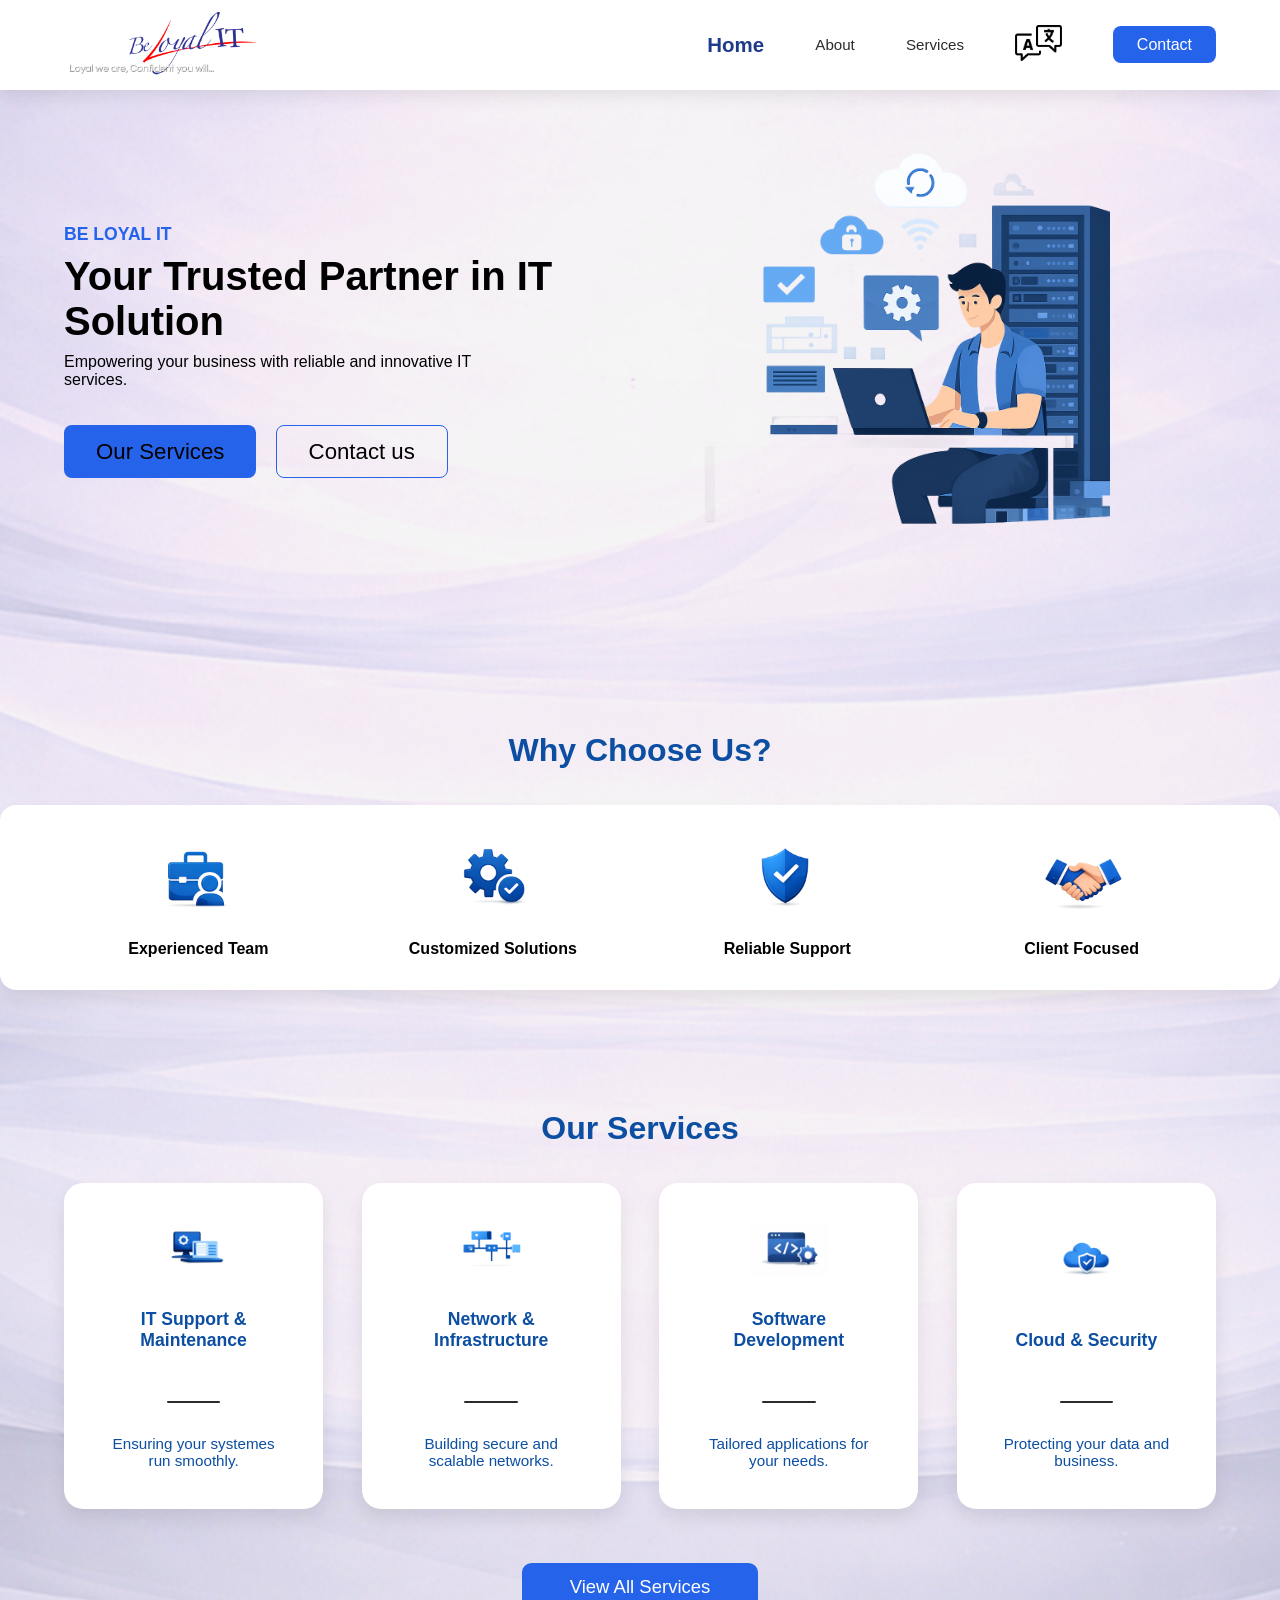
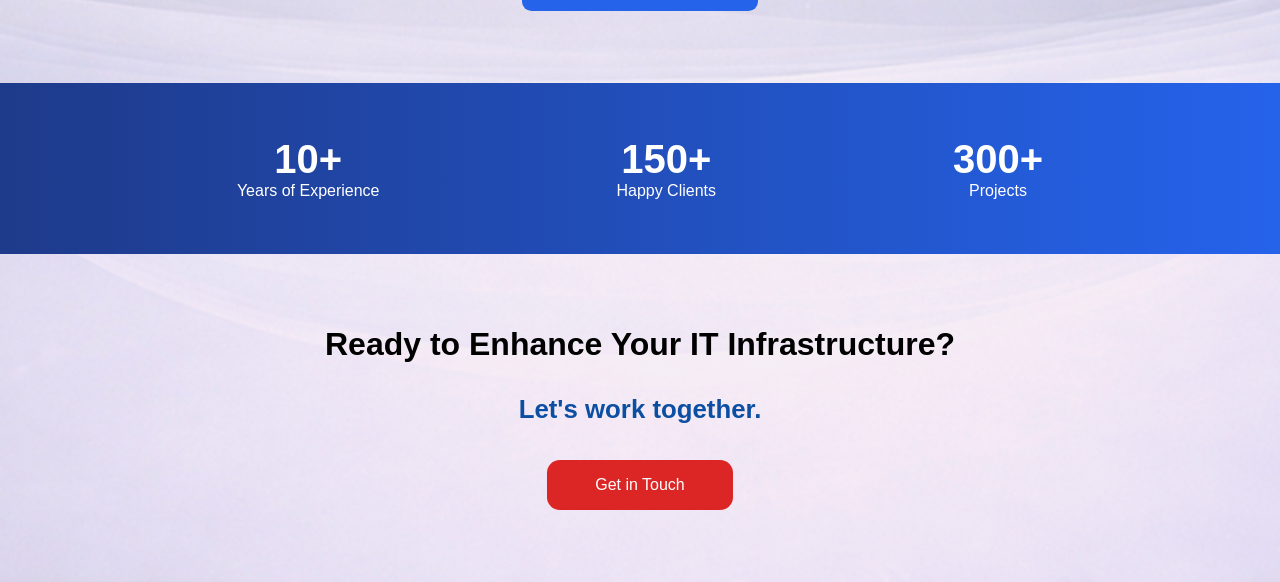
<file: index.html>
<!DOCTYPE html>
<html lang="en">

<head>
    <meta charset="UTF-8">
    <meta name="viewport" content="width=device-width, initial-scale=1.0">
    <title>Document</title>
    <link rel="stylesheet" href="assets/css/style-index.css">
</head>

<body>
    <header class="nav-bar">
        <div class="nav-container">
            <div class="logo-img">
                <img src="assets/Images/1459323470.png" alt="Be Loyal IT">
            </div>

            <input type="checkbox" id="toggle">

            <label for="toggle" class="menu-icon">
                <span></span>
                <span></span>
                <span></span>
            </label>

            <nav class="menu-nav">
                <ul class="link">
                    <li><a href="index.html" class="nav-text" id="big">Home</a></li>
                    <li><a href="about.html" class="nav-text">About</a></li>
                    <li><a href="services.html" class="nav-text">Services</a></li>
                    <div class="icon-lg">
                        <input type="checkbox" id="toggle-lg">
                        <label for="toggle-lg">
                            <img src="assets/Images/icon-lang.png" alt="">
                        </label>
                        <ul class="languages">
                            <p>English</p>
                            <p>French</p>
                            <p>Malagasy</p>
                            <p>Spanish</p>
                            <p>Chinese</p>
                            <p>Indi</p>
                            <p>...</p>
                        </ul>
                    </div>
                    <li><a href="contact.html" class="nav-btn">Contact</a></li>
                </ul>
            </nav>

        </div>
    </header>

    <main>
        <section class="sec1">
            <div class="first-part">
                <div class="introduction">
                    <h2>BE LOYAL IT</h2>
                    <h1>Your Trusted Partner in IT Solution</h1>
                        <p>Empowering your business with reliable and innovative IT services.</p>
                        <div class="btn-container">
                            <button><a href="services.html">Our Services</a></button>
                            <button><a href="contact.html">Contact us</a></button>
                        </div>
                </div>
                <div class="hero-img">
                    <img src="assets/Images/homme (2).png" alt="">
                </div>
            </div>
        </section>
        <section>
            <h2 class="tittle">Why Choose Us?</h2>
            <div class="choice">
                <div>
                    <img src="assets/Images/1.png" alt="image">
                    <p>Experienced Team</p>
                </div>
                <div>
                    <img src="assets/Images/2.png" alt="image">
                    <p>Customized Solutions</p>
                </div>
                <div>
                    <img src="assets/Images/3.png" alt="image">
                    <p>Reliable Support</p>
                </div>
                <div>
                    <img src="assets/Images/4.png" alt="image">
                    <p>Client Focused</p>
                </div>
            </div>
        </section>
        <section class="services-container">
            <h2 class="tittle">Our Services</h2>
            <div class="services">
                <div class="services-section">
                    <img src="assets/Images/5.png" alt="image">
                    <h3>IT Support & Maintenance</h3>
                    <hr>
                    <p>Ensuring your systemes run smoothly.</p>
                </div>
                <div class="services-section">
                    <img src="assets/Images/6.png" alt="image">
                    <h3>Network & Infrastructure</h3>
                    <hr>
                    <p>Building secure and scalable networks.</p>
                </div>
                <div class="services-section">
                    <img src="assets/Images/7.png" alt="image">
                    <h3>Software Development</h3>
                    <hr>
                    <p>Tailored applications for your needs.</p>
                </div>
                <div class="services-section">
                    <img src="assets/Images/8.png" alt="image">
                    <h3>Cloud & Security</h3>
                    <hr>
                    <p>Protecting your data and business.</p>
                </div>
            </div>
            <button><a href="services.html" class="service2-btn">View All Services</a></button>
        </section>
        <section class="stats">
            <div>
                <h3>10+</h3>
                <p>Years of Experience</p>
            </div>
            <div>
                <h3>150+</h3>
                <p>Happy Clients</p>
            </div>
            <div>
                <h3>300+</h3>
                <p>Projects</p>
            </div>
        </section>

        <section class="cta">
            <h2>Ready to Enhance Your IT Infrastructure?</h2>
            <h3>Let's work together.</h3>
            <button>Get in Touch</button>
        </section>

    </main>
</body>

</html>
</file>
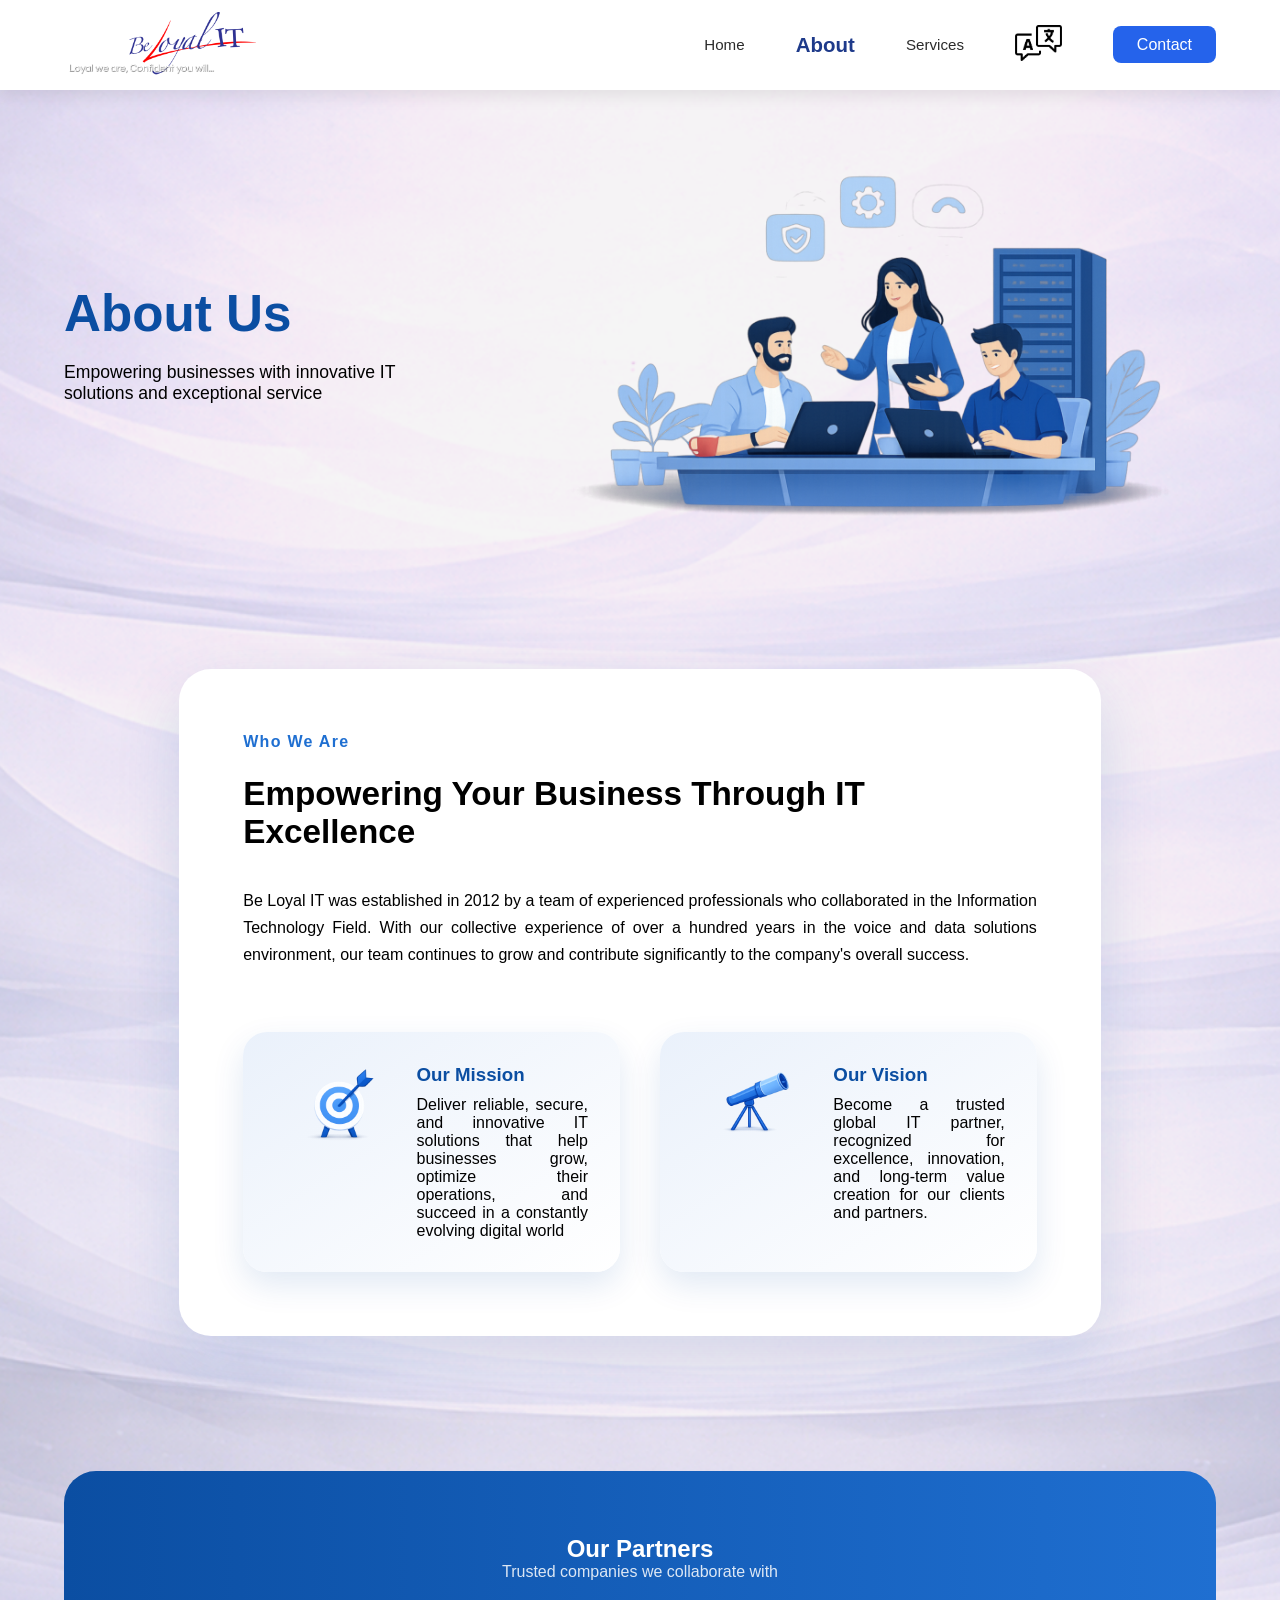
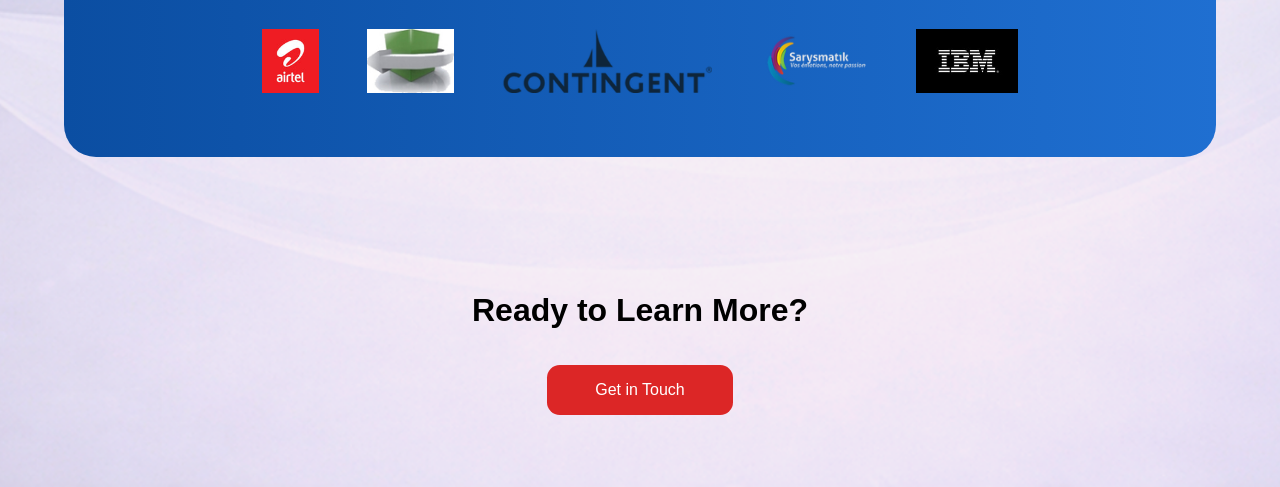
<file: about.html>
<!DOCTYPE html>
<html lang="en">

<head>
    <meta charset="UTF-8">
    <meta name="viewport" content="width=device-width, initial-scale=1.0">
    <title>Document</title>
    <link rel="stylesheet" href="assets/css/style-about.css">
</head>

<body>
    <header class="nav-bar">
        <div class="nav-container">
            <div class="logo-img">
                <img src="assets/Images/1459323470.png" alt="Be Loyal IT">
            </div>

            <input type="checkbox" id="toggle">

            <label for="toggle" class="menu-icon">
                <span></span>
                <span></span>
                <span></span>
            </label>

            <nav class="menu-nav">
                <ul class="link">
                    <li><a href="index.html" class="nav-text">Home</a></li>
                    <li><a href="about.html" class="nav-text" id="big">About</a></li>
                    <li><a href="services.html" class="nav-text">Services</a></li>
                    <div class="icon-lg">
                        <input type="checkbox" id="toggle-lg">
                        <label for="toggle-lg">
                            <img src="assets/Images/icon-lang.png" alt="">
                        </label>
                        <ul class="languages">
                            <p>English</p>
                            <p>French</p>
                            <p>Malagasy</p>
                            <p>Spanish</p>
                            <p>Chinese</p>
                            <p>Indi</p>
                            <p>...</p>
                        </ul>
                    </div>
                    <li><a href="contact.html" class="nav-btn">Contact</a></li>
                </ul>
            </nav>

        </div>
    </header>


    <main>
        <section class="first-sec">
            <div>
                <h1>About Us</h1>
                <p>Empowering businesses with innovative IT solutions and exceptional service</p>
            </div>
            <div class="hero-img">
                <img src="assets/Images/about hero.png" alt="">
            </div>
        </section>

        <section class="second-sec">
            <div class="about-container">
                <div class="who">
                    <h4>Who We Are</h4>
                    <h2>Empowering Your Business Through IT Excellence</h2>
                    <p>
                        Be Loyal IT was established in 2012 by a team of experienced professionals who collaborated in
                        the
                        Information Technology Field. With our collective experience of over a hundred years in the
                        voice and data solutions environment, our team continues to grow and contribute significantly to
                        the company's overall success.
                    </p>
                </div>
                <div class="mission-vision">
                    <div class="mission">
                        <div><img src="assets/Images/9.png" alt=""></div>
                        <div>
                            <h3>Our Mission</h3>
                            <p>Deliver reliable, secure, and innovative IT solutions that help businesses grow, optimize
                                their operations, and succeed in a constantly evolving digital world
                            </p>
                        </div>
                    </div>
                    <div class="vision">
                        <div><img src="assets/Images/10.png" alt=""></div>
                        <div>
                            <h3>Our Vision</h3>
                            <p>Become a trusted global IT partner, recognized for excellence, innovation, and long-term
                                value creation for our clients and partners.
                            </p>
                        </div>
                    </div>
                </div>
            </div>
        </section>

        <section class="third-sec">
            <h2>Our Partners</h2>
            <p>Trusted companies we collaborate with</p>
            <div class="partner-img">
                <img src="assets/Images/2749985.jpg" alt=""><img src="assets/Images/6556203.jpg" alt=""><img src="assets/Images/5438253.png" alt=""><img src="assets/Images/7421906.png" alt=""><img src="assets/Images/9729894.jpg" alt="">
            </div>
        </section>

        <section class="cta">
            <h2>Ready to Learn More?</h2>
            <button>Get in Touch</button>
        </section>
    </main>
</body>

</html>
</file>
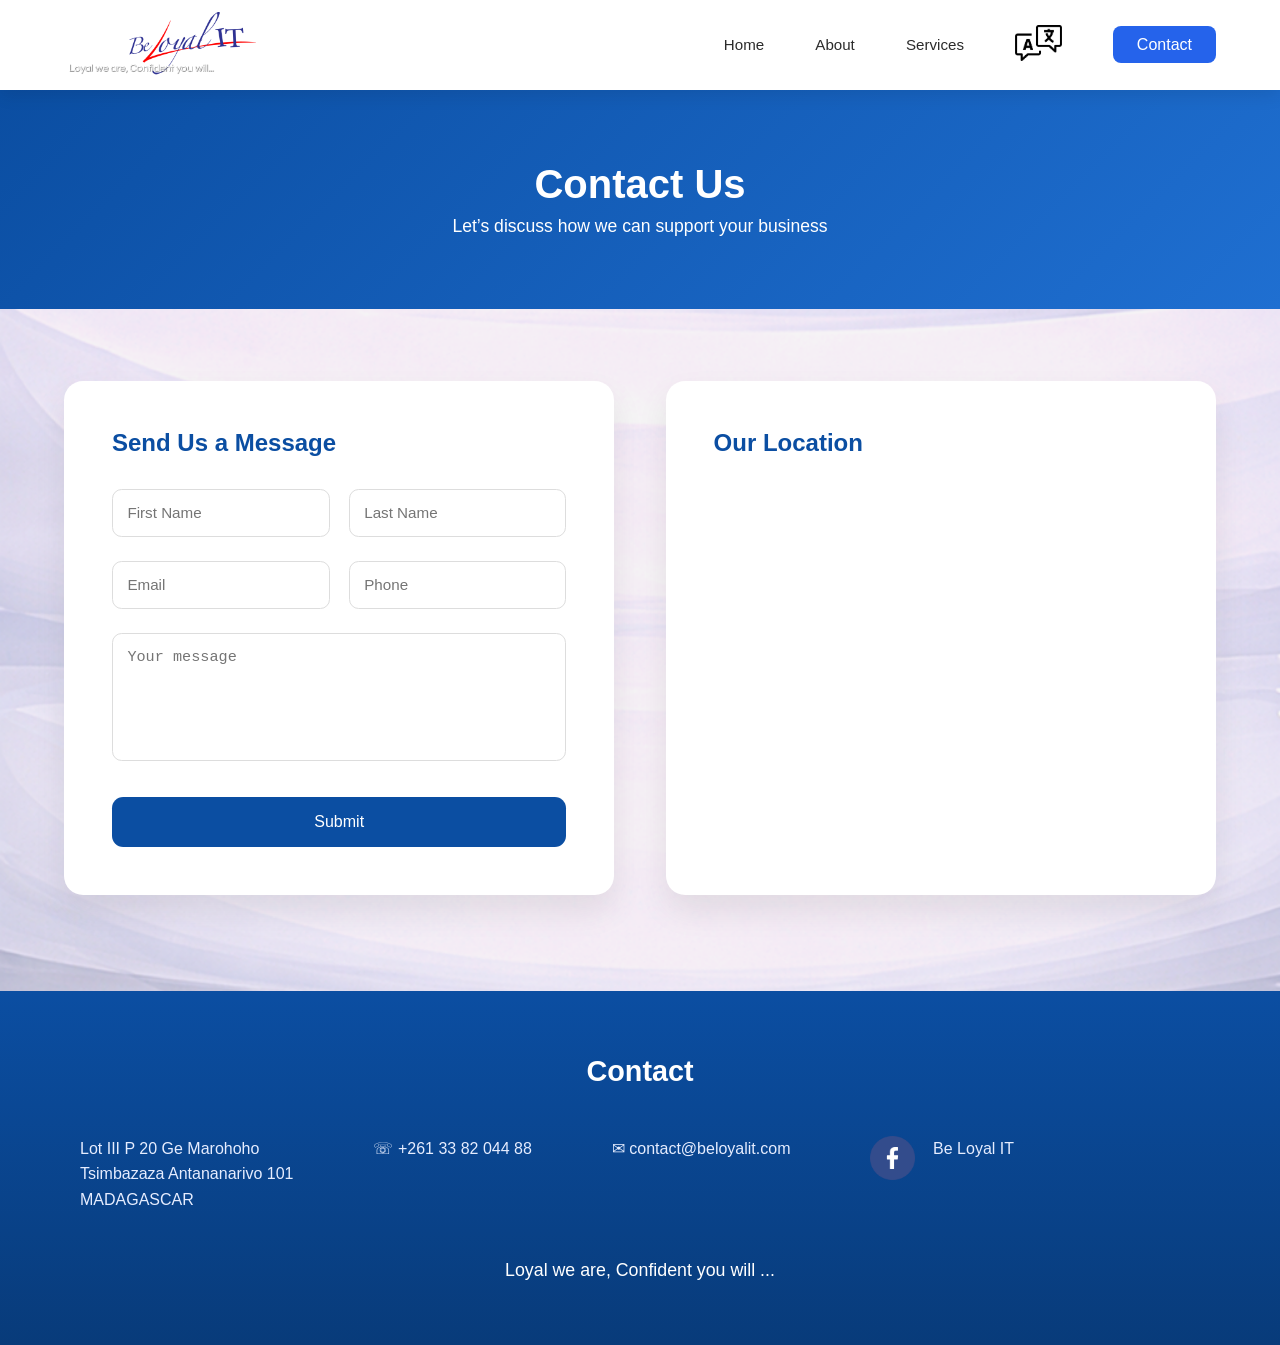
<file: contact.html>
<!DOCTYPE html>
<html lang="en">

<head>
    <meta charset="UTF-8">
    <meta name="viewport" content="width=device-width, initial-scale=1.0">
    <title>Document</title>
    <link rel="stylesheet" href="assets/css/contact.css">
</head>

<body>
    <header class="nav-bar">
        <div class="nav-container">
            <div class="logo-img">
                <img src="assets/Images/1459323470.png" alt="Be Loyal IT">
            </div>

            <input type="checkbox" id="toggle">

            <label for="toggle" class="menu-icon">
                <span></span>
                <span></span>
                <span></span>
            </label>

            <nav class="menu-nav">
                <ul class="link">
                    <li><a href="index.html" class="nav-text">Home</a></li>
                    <li><a href="about.html" class="nav-text">About</a></li>
                    <li><a href="services.html" class="nav-text">Services</a></li>
                    <div class="icon-lg">
                        <input type="checkbox" id="toggle-lg">
                        <label for="toggle-lg">
                            <img src="assets/Images/icon-lang.png" alt="">
                        </label>
                        <ul class="languages">
                            <p>English</p>
                            <p>French</p>
                            <p>Malagasy</p>
                            <p>Spanish</p>
                            <p>Chinese</p>
                            <p>Indi</p>
                            <p>...</p>
                        </ul>
                    </div>
                    <li><a href="contact.html" class="nav-btn">Contact</a></li>
                </ul>
            </nav>
        </div>
    </header>
    <main>
        <!DOCTYPE html>
        <html lang="en">

        <head>
            <meta charset="UTF-8">
            <meta name="viewport" content="width=device-width, initial-scale=1.0">
            <title>Contact | Be Loyal IT</title>
            <link rel="stylesheet" href="assets/css/contact.css">
        </head>

        <body>

            <main>

                <section class="contact-hero">
                    <h1>Contact Us</h1>
                    <p>Let’s discuss how we can support your business</p>
                </section>

                <section class="contact-container">

                    <div class="contact-form">
                        <h2>Send Us a Message</h2>

                        <form>
                            <div class="form-group">
                                <input type="text" placeholder="First Name">
                                <input type="text" placeholder="Last Name">
                            </div>

                            <div class="form-group">
                                <input type="email" placeholder="Email">
                                <input type="tel" placeholder="Phone">
                            </div>

                            <textarea placeholder="Your message"></textarea>

                            <button type="submit">Submit</button>
                        </form>
                    </div>

                    <div class="contact-map">
                        <h2>Our Location</h2>
                        <iframe src="https://www.google.com/maps?q=Tsimbazaza%20Antananarivo%20101&output=embed"
                            loading="">
                        </iframe>
                    </div>

                </section>

            </main>

            <footer class="contact-footer">
                <h3>Contact</h3>

                <div class="contact-footer-content">
                    <div class="contact-item">
                        <p>
                            Lot III P 20 Ge Marohoho<br>
                            Tsimbazaza Antananarivo 101<br>
                            MADAGASCAR
                        </p>
                    </div>


                    <div class="contact-item">
                        <p>☏ +261 33 82 044 88</p>
                    </div>

                    <div class="contact-item">
                        <p>✉ contact@beloyalit.com</p>
                    </div>

                    <div class="contact-item" id="fb">
                        <img src="assets/Images/facebook.png" alt="">
                        <p>Be Loyal IT</p>
                    </div>
                </div>
                <div id="ending"><p>Loyal we are, Confident you will ...</p></div>
            </footer>


        </body>

        </html>
</file>
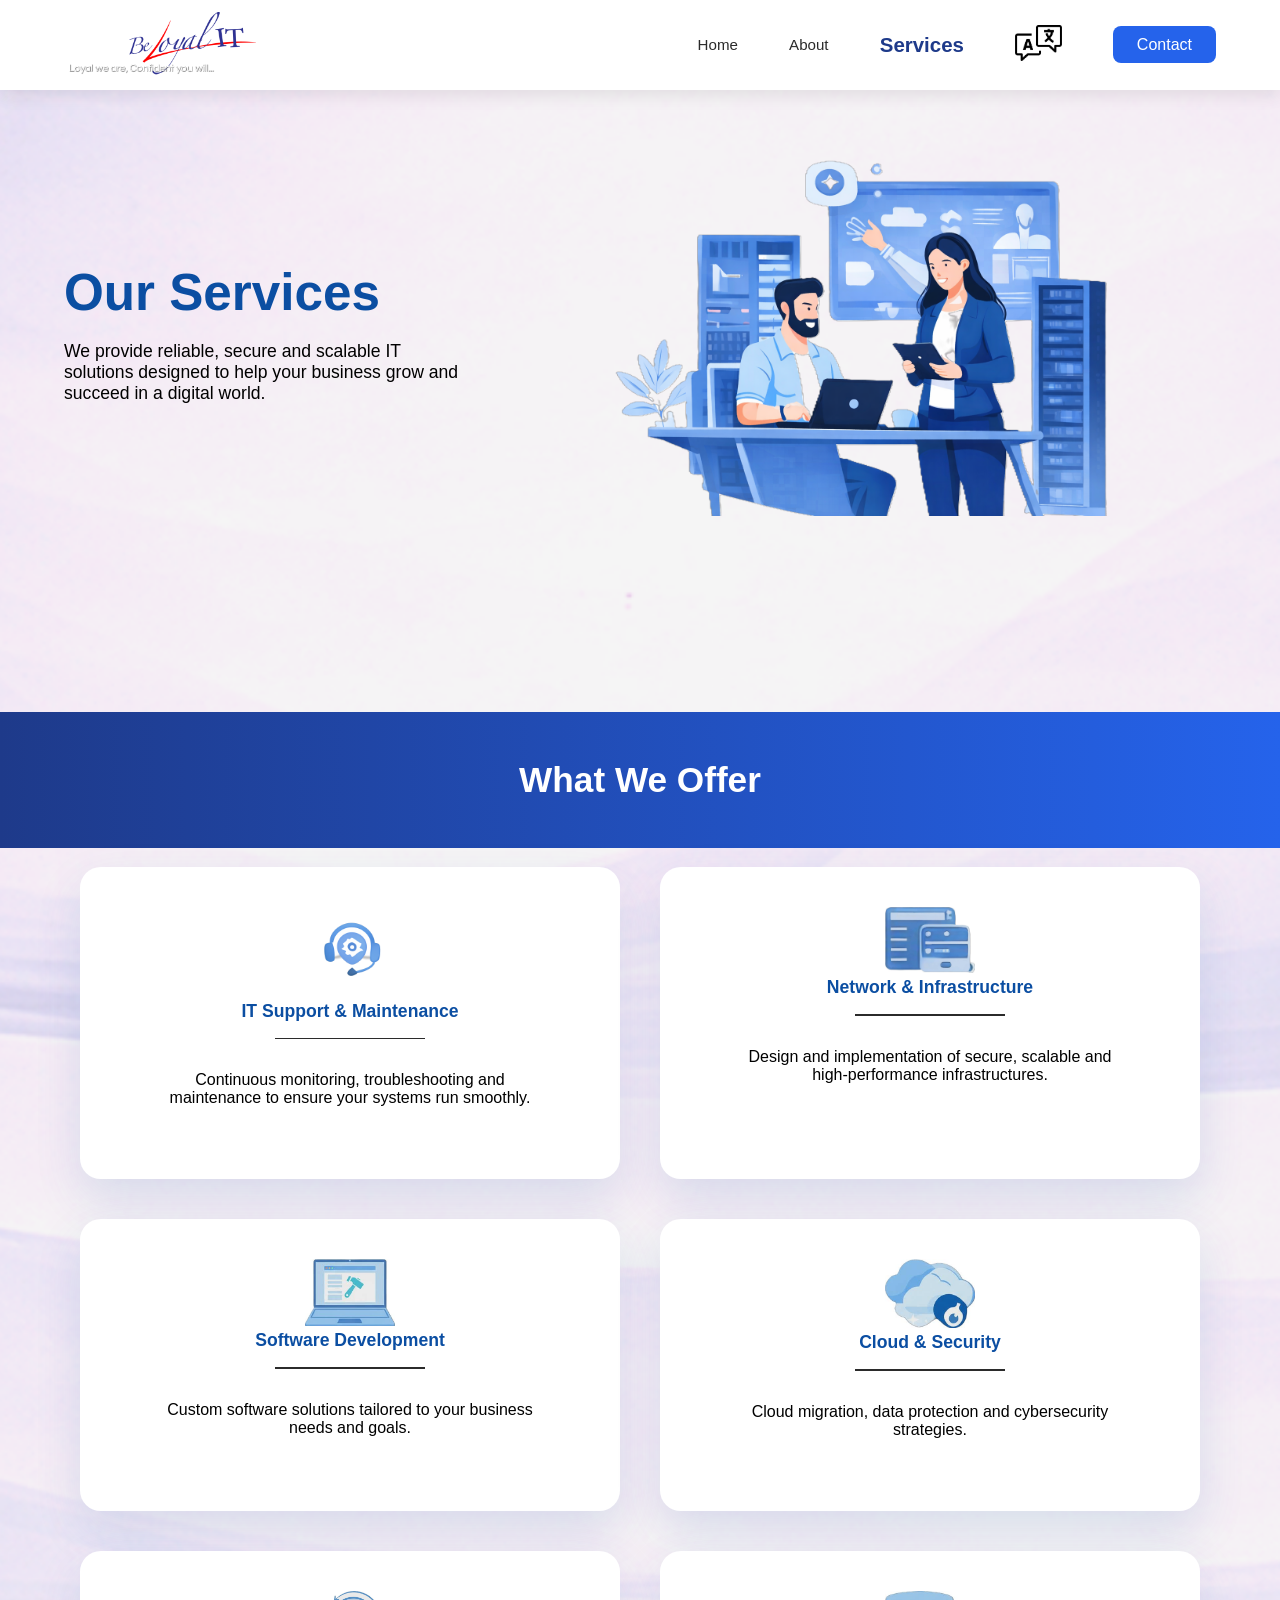
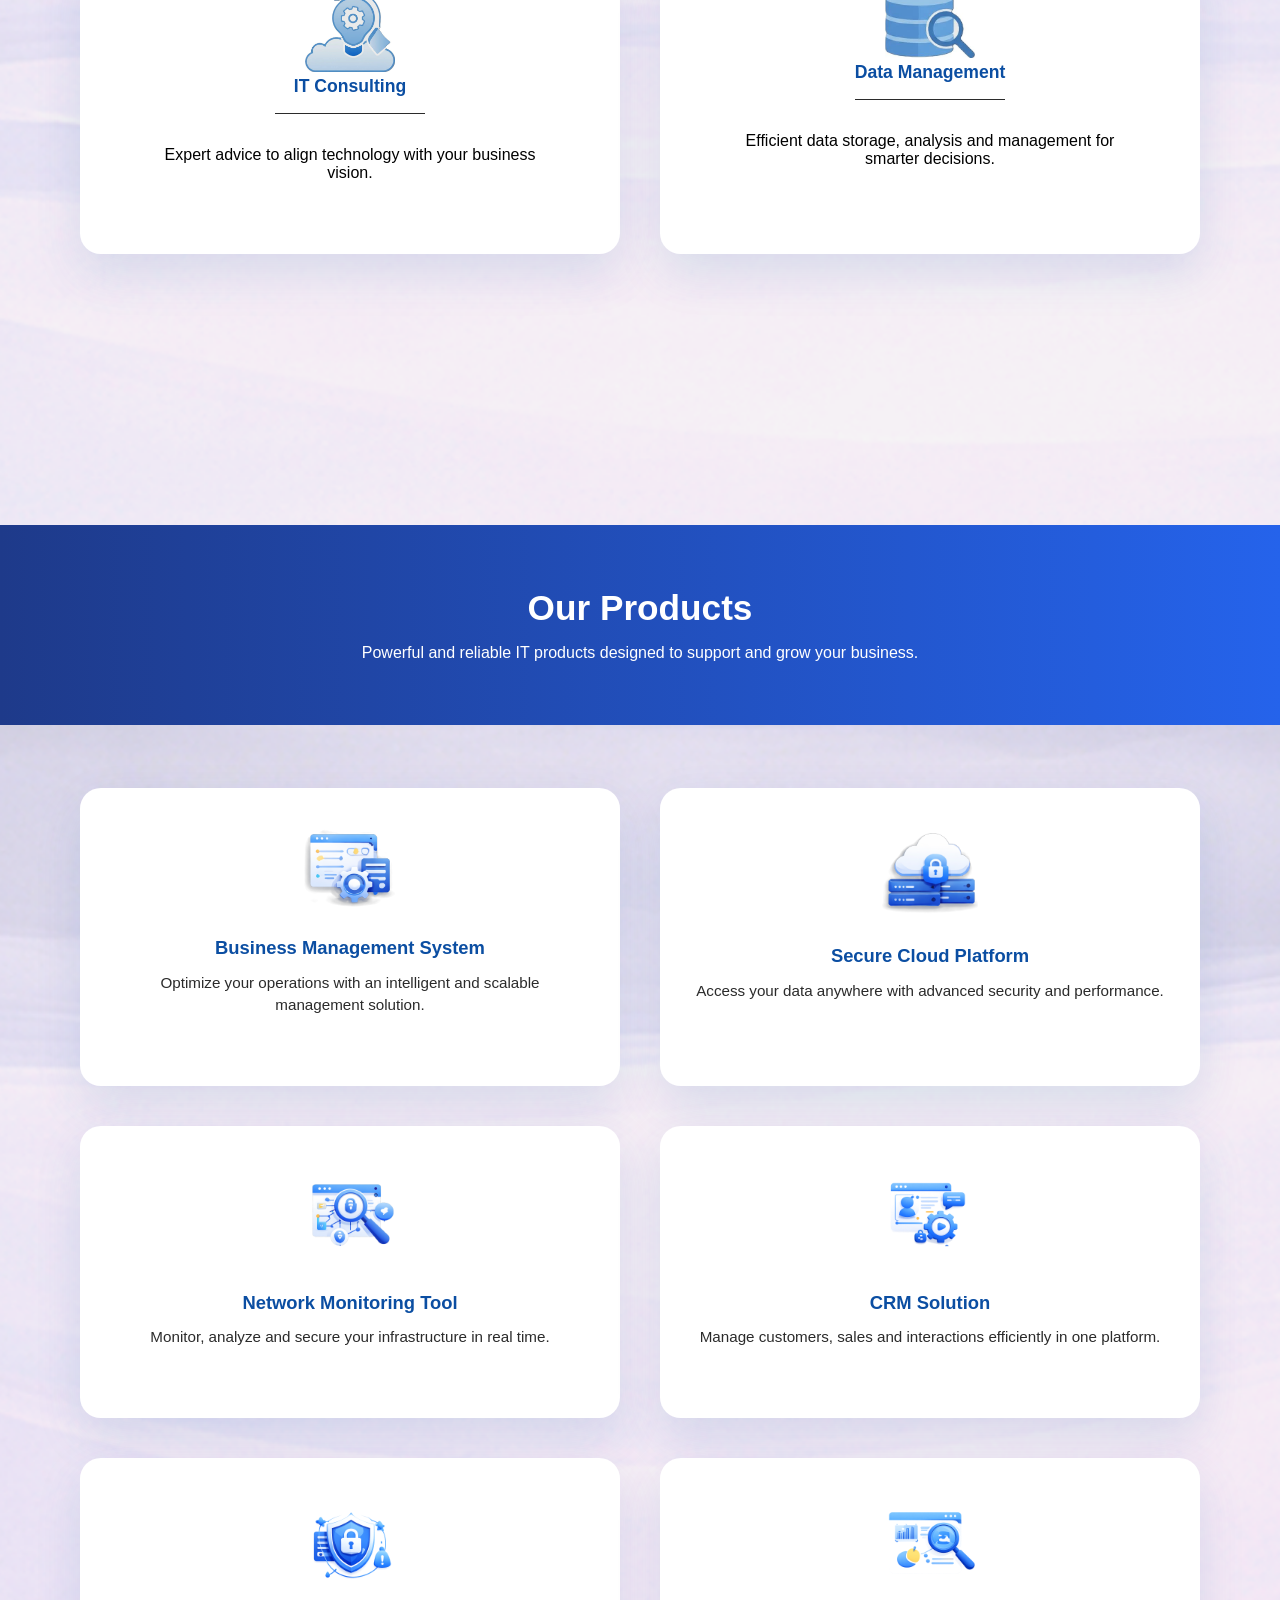
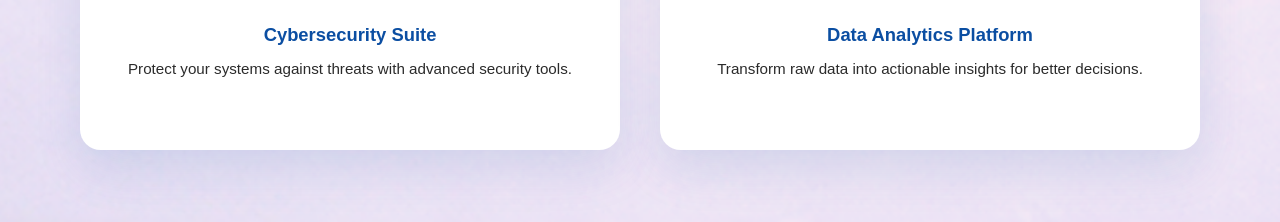
<file: services.html>
<!DOCTYPE html>
<html lang="en">

<head>
    <meta charset="UTF-8">
    <meta name="viewport" content="width=device-width, initial-scale=1.0">
    <title>Document</title>
    <link rel="stylesheet" href="assets/css/services.css">
</head>

<body>
    <header class="nav-bar">
        <div class="nav-container">
            <div class="logo-img">
                <img src="assets/Images/1459323470.png" alt="">
            </div>

            <input type="checkbox" id="toggle">

            <label for="toggle" class="menu-icon">
                <span></span>
                <span></span>
                <span></span>
            </label>

            <nav class="menu-nav">
                <ul class="link">
                    <li><a href="index.html" class="nav-text">Home</a></li>
                    <li><a href="about.html" class="nav-text">About</a></li>
                    <li><a href="services.html" class="nav-text" id="big">Services</a></li>
                    <div class="icon-lg">
                        <input type="checkbox" id="toggle-lg">
                        <label for="toggle-lg">
                            <img src="assets/Images/icon-lang.png" alt="">
                        </label>
                        <ul class="languages">
                            <p>English</p>
                            <p>French</p>
                            <p>Malagasy</p>
                            <p>Spanish</p>
                            <p>Chinese</p>
                            <p>Indi</p>
                            <p>...</p>
                        </ul>
                    </div>
                    <li><a href="contact.html" class="nav-btn">Contact</a></li>
                </ul>
            </nav>

        </div>
    </header>

    <main>

        <section class="services-hero">
            <div class="hero-text">
                <h1>Our Services</h1>
                <p>
                    We provide reliable, secure and scalable IT solutions designed to help
                    your business grow and succeed in a digital world.
                </p>
            </div>
            <div class="hero-image">
                <img src="assets/Images/hero-img.png" alt="">
            </div>
        </section>

        <section class="services-section">
            <h2 class="tittle">What We Offer</h2>

            <div class="services-grid">
                <div class="service-card">
                    <div>
                        <img src="assets/Images/11.png" alt="">
                        <h3>IT Support & Maintenance</h3>
                        <hr>
                    </div>
                    <div>
                        <p>Continuous monitoring, troubleshooting and maintenance to ensure your systems run smoothly.
                        </p>
                    </div>
                </div>

                <div class="service-card">
                    <div>
                        <img src="assets/Images/12.jpg" alt="">
                        <h3>Network & Infrastructure</h3>
                        <hr>
                    </div>
                    <div>

                        <p>Design and implementation of secure, scalable and high-performance infrastructures.</p>
                    </div>
                </div>

                <div class="service-card">
                    <div>
                        <img src="assets/Images/13.jpg" alt="">
                        <h3>Software Development</h3>
                        <hr>
                    </div>
                    <div>

                        <p>Custom software solutions tailored to your business needs and goals.</p>
                    </div>
                </div>

                <div class="service-card">
                    <div>
                        <img src="assets/Images/14.jpg" alt="">
                        <h3>Cloud & Security</h3>
                        <hr>
                    </div>
                    <div>

                        <p>Cloud migration, data protection and cybersecurity strategies.</p>
                    </div>
                </div>

                <div class="service-card">
                    <div>
                        <img src="assets/Images/15.jpg" alt="">
                        <h3>IT Consulting</h3>
                        <hr>
                    </div>
                    <div>
                        <p>Expert advice to align technology with your business vision.</p>
                    </div>
                </div>

                <div class="service-card">
                    <div>
                        <img src="assets/Images/16.jpg" alt="">
                        <h3>Data Management</h3>
                        <hr>
                    </div>
                    <div>
                        <p>Efficient data storage, analysis and management for smarter decisions.</p>
                    </div>
                </div>
            </div>
        </section>
        <section class="products-section">
            <div class="products-header">
                <h2>Our Products</h2>
                <p>Powerful and reliable IT products designed to support and grow your business.</p>
            </div>

            <div class="products-grid">

                <article class="product-card">
                    <img src="assets/Images/17.PNG" alt="">
                    <h3>Business Management System</h3>
                    <p>Optimize your operations with an intelligent and scalable management solution.</p>
                </article>

                <article class="product-card">
                    <img src="assets/Images/18.PNG" alt="">
                    <h3>Secure Cloud Platform</h3>
                    <p>Access your data anywhere with advanced security and performance.</p>
                </article>

                <article class="product-card">
                    <img src="assets/Images/19.PNG" alt="">
                    <h3>Network Monitoring Tool</h3>
                    <p>Monitor, analyze and secure your infrastructure in real time.</p>
                </article>

                <article class="product-card">
                    <img src="assets/Images/20.PNG" alt="">
                    <h3>CRM Solution</h3>
                    <p>Manage customers, sales and interactions efficiently in one platform.</p>
                </article>

                <article class="product-card">
                    <img src="assets/Images/21.PNG" alt="">
                    <h3>Cybersecurity Suite</h3>
                    <p>Protect your systems against threats with advanced security tools.</p>
                </article>

                <article class="product-card">
                    <img src="assets/Images/22.PNG" alt="">
                    <h3>Data Analytics Platform</h3>
                    <p>Transform raw data into actionable insights for better decisions.</p>
                </article>

            </div>
        </section>

    </main>

</body>

</html>
</file>
<file: assets/css/style-index.css>
* {
  padding: 0;
  margin: 0;
  box-sizing: border-box;
}

html {
  font-family: Verdana, Geneva, Tahoma, sans-serif;
  background-image: url(../Images/background.png);
  background-size: cover;
  background-position: center;
  background-repeat: no-repeat;
  width: 100%;
  height: auto;
}


:root {
  --blue-main: #0b4ea2;
  --blue-light: #1f6fd1;
  --gray-dark: #2b2b2b;
  --white: #ffffff;
  --red: red;
}


.nav-bar {
  width: 100%;
  background-color: var(--white);
  box-shadow: 0 0.4rem 1rem rgba(0, 0, 0, 0.08);
  position: sticky;
  top: 0;
  z-index: 20;
}

.nav-container {
  max-width: 90vw;
  margin-inline: auto;
  min-height: 10vh;
  display: flex;
  align-items: center;
  justify-content: space-between;
}


.logo-img img {
  height: 7vh;
}

.icon-lg img {
  height: 3vh;
}

.menu-nav .link {
  list-style: none;
  display: flex;
  gap: 4vw;
  align-items: center;
}

#big {
  font-size: 2.3ch;
  color: #1e3a8a;
  font-weight: bold;
}


.menu-nav .nav-text {
  text-decoration: none;
  font-size: 1rem;
  color: var(--gray-dark);
  font-weight: 500;
  font-size: 1.7ch;
}

.menu-nav .nav-text:hover {
  color: var(--red);
}


.nav-btn {
  background-color: var(--blue-main);
  color: var(--white);
  padding: 0.6rem 1.6rem;
  border-radius: 7px;
  font-weight: 600;
  text-decoration: none;
  font-size: 1rem;
  font-weight: 500;
}


#toggle {
  display: none;
}


.menu-icon {
  display: none;
  flex-direction: column;
  gap: 0.6vh;
  cursor: pointer;
}

.menu-icon span {
  width: 6vw;
  max-width: 2.2rem;
  height: 0.3rem;
  background-color: var(--blue-main);
  border-radius: 1rem;
}


.icon-lg {
  position: relative;
  display: flex;
  align-items: center;
}


#toggle-lg {
  display: none;
}


.icon-lg label {
  cursor: pointer;
}

.icon-lg img {
  height: 2.2rem;
  width: auto;
  transition: transform 0.3s ease;
}

.icon-lg label:hover img {
  transform: scale(1.1);
}


.languages {
  position: absolute;
  top: 130%;
  right: 0;
  background-color: #ffffff;
  min-width: 12ch;
  border-radius: 0.8rem;
  box-shadow: 0 0.6rem 1.4rem rgba(0, 0, 0, 0.12);
  display: flex;
  flex-direction: column;
  gap: 1vh;
  padding: 1rem;
  opacity: 0;
  pointer-events: none;
  transform: translateY(-1vh);
  transition: opacity 0.3s ease, transform 0.3s ease;
  z-index: 30;
}


.languages p {
  margin: 0;
  font-size: 0.9rem;
  color: #2b2b2b;
  cursor: pointer;
  transition: color 0.2s ease;
}

.languages p:hover {
  color: #0b4ea2;
}


#toggle-lg:checked~.languages {
  opacity: 1;
  pointer-events: auto;
  transform: translateY(0);
}




@media (max-width: 48rem) {

  .menu-icon {
    display: flex;
  }

  .menu-nav {
    position: fixed;
    top: 0;
    left: -100%;
    width: 70vw;
    height: 100vh;
    background-color: var(--white);
    box-shadow: 0.6rem 0 1.5rem rgba(0, 0, 0, 0.15);
    padding-top: 12vh;
    transition: left 0.4s ease;
  }

  #toggle:checked~.menu-nav {
    left: 0;
  }

  .menu-nav .link {
    flex-direction: column;
    padding: 5vw;
    gap: 4vh;
  }

  .menu-nav a {
    font-size: 1.2rem;
  }
}


.nav-btn {
  background: #2563eb;
  color: white;
  padding: 0.6rem 1.5rem;
  border-radius: 0.5rem;
  text-decoration: none;
}


.services {
  width: 100%;
  display: grid;
  grid-template-columns: repeat(auto-fit, minmax(18rem, 1fr));
  gap: 4vh;
}


.services-section {
  border-radius: 1.2rem;
  padding: 3vh 2vw;
  display: flex;
  flex-direction: column;
  align-items: center;
  gap: 1.6vh;
  text-align: center;
  box-shadow: 0 1vh 2vh rgba(0, 0, 0, 0.08);
  transition: transform 0.3s ease, box-shadow 0.3s ease;
}

.services-section:hover {
  transform: translateY(-8px);
  box-shadow: 0 1.8rem 4rem rgba(11, 78, 162, 0.18);
}


.services-section img {
  width: 4rem;
  height: auto;
}


.services-section p,
h3 {
  color: var(--blue-main);
}


.services-section hr {
  width: 30%;
  height: 0.1rem;
  border: none;
  background-color: var(--gray-dark);
  border-radius: 1rem;
}

.sec1 {
  padding-top: 5rem 2rem;
}

.first-part {
  width: 90%;
  margin: auto;
  display: grid;
  grid-template-columns: 1fr 1fr;
  align-items: center;
}

.introduction h2 {
  color: #2563eb;
  font-size: 1.1rem;
}

.introduction h1 {
  font-size: 2.5rem;
  margin: 1vh 0;
}

.introduction p {
  font-size: 1rem;
  width: 80%;
}

.btn-container {
  margin-top: 4vh;
  display: flex;
  gap: 1.5vw;
}

.btn-container button {
  padding: 0.8rem 2rem;
  border-radius: 0.5rem;
  border: none;
  cursor: pointer;
}

.btn-container button:first-child {
  background: #2563eb;
}

.btn-container button:last-child {
  background: transparent;
  border: 0.1rem solid #2563eb;
}

.btn-container a {
  text-decoration: none;
  color: inherit;
}

.hero-img img {
  width: 100%;
  margin: 3rem;
  max-width: 33vw;
}


.btn-container button a {
  font-size: 3ch;
}



.tittle {
  padding-top: 3rem;
  text-align: center;
  font-size: 2rem;
  margin: 8vh 0 4vh;
  color: var(--blue-main);
}

.choice {
  width: 100%;
  max-width: 80rem;
  margin: auto;
  padding: 0 5vw;
  display: grid;
  grid-template-columns: repeat(auto-fit, minmax(14rem, 1fr));
  gap: 2vw;
  background: white;
  border-radius: 1rem;
  box-shadow: 0 1vh 2vh rgba(0, 0, 0, 0.08);
  transition: transform 0.3s ease, box-shadow 0.3s ease;
}

.choice:hover {
  transform: translateY(-8px);
  box-shadow: 0 1.8rem 4rem rgba(11, 78, 162, 0.18);
}

.choice div {
  padding: 2rem;
  text-align: center;
}

.choice img {
  width: 100%;
  max-width: 8rem;
  margin: auto;
}

.choice p {
  margin-top: 1.5vh;
  font-weight: 600;
}



.services-container {
  width: 100%;
  margin: 8vh 0;
}

.services {
  width: 100%;
  max-width: 90rem;
  margin: auto;
  padding: 0 5vw;
  display: grid;
  grid-template-columns: repeat(auto-fit, minmax(16rem, 1fr));
  gap: 3vw;
}

.services-section {
  background: white;
  padding: 2.5rem;
  border-radius: 1.2rem;
  text-align: center;
}


.services-section img {
  width: 100%;
  max-width: 5rem;
  margin: auto;
}



.services-section h3 {
  margin: 2vh 0;
  font-size: 1.1rem;
}

.services-section hr {
  width: 30%;
  margin: 2vh auto;
}

.services-section p {
  font-size: 0.95rem;
}

.services-container button {
  display: block;
  margin: 6vh auto 0;
  padding: 0.8rem 3rem;
  background: #2563eb;
  border: none;
  border-radius: 0.6rem;
}

.service2-btn {
  color: white;
  text-decoration: none;
  font-size: 2.5ch;
}




.stats {
  width: 100%;
  background: linear-gradient(90deg, #1e3a8a, #2563eb);
  color: white;
  padding: 6vh 0;
  display: flex;
  justify-content: space-evenly;
  text-align: center;
}

.stats h3,
.stats p {
  font-size: 2.5rem;
  color: var(--white);
}

.stats p {
  font-size: 1rem;
}



.cta {
  text-align: center;
  padding: 8vh 10%;
}

.cta h2 {
  font-size: 2rem;
}

.cta button {
  margin-top: 4vh;
  padding: 1rem 3rem;
  background: #dc2626;
  color: white;
  border: none;
  border-radius: 0.8rem;
  font-size: 1rem;
}

.cta h3 {
  margin-top: 2rem;
  font-size: 2.9ch;
}



@media (max-width: 48rem) {
  .introduction p {
    display: flex;
    justify-content: center;
    align-items: center;
    margin: 2rem;
  }



  .sec1 {
    padding-top: 2rem;
  }

  .first-part {
    grid-template-columns: 1fr;
    text-align: center;
  }

  .hero-img {
    display: flex;
    justify-content: center;
    align-items: center;
    margin-top: 3rem;
    margin-bottom: 0rem;
  }

  .btn-container {
    flex-direction: column;
    align-items: center;
  }


  .choice {
    grid-template-columns: repeat(2, 1fr);
    gap: 4vw;
    padding: 0;
  }

  .services {
    grid-template-columns: 1fr;
    gap: 5vw;
  }

}
</file>
<file: assets/css/style-about.css>
* {
    padding: 0;
    margin: 0;
    box-sizing: border-box;
}

html {
  font-family: Verdana, Geneva, Tahoma, sans-serif;
  background-image: url(../Images/background.png);
  background-size: cover;
  background-position: center;
  background-repeat: no-repeat;
  width: 100%;
  height: auto;
}


:root {
  --blue-main: #0b4ea2;
  --blue-light: #1f6fd1;
  --gray-dark: #2b2b2b;
  --white: #ffffff;
  --red: red; 
}


.nav-bar {
  width: 100%;
  background-color: var(--white);
  box-shadow: 0 0.4rem 1rem rgba(0, 0, 0, 0.08);
  position: sticky;
  top: 0;
  z-index: 20;
}

.nav-container {
  max-width: 90vw;
  margin-inline: auto;
  min-height: 10vh;
  display: flex;
  align-items: center;
  justify-content: space-between;
}


.logo-img img {
 height: 7vh;
}

.icon-lg img {
  height: 3vh;
}

.menu-nav .link {
  list-style: none;
  display: flex;
  gap: 4vw;
  align-items: center;
}

#big{
  font-size: 2.3ch;
  color: #1e3a8a;
  font-weight: bold;
}


.menu-nav .nav-text {
  text-decoration: none;
  font-size: 1rem;
  color: var(--gray-dark);
  font-weight: 500;
  font-size: 1.7ch;
}

.menu-nav .nav-text:hover {
  color: var(--red);
}


.nav-btn {
  background-color: var(--blue-main);
  color: var(--white);
  padding: 0.6rem 1.6rem;
  border-radius: 7px;
  font-weight: 600;
  text-decoration: none;
  font-size: 1rem;
  font-weight: 500;
}


#toggle {
  display: none;
}


.menu-icon {
  display: none;
  flex-direction: column;
  gap: 0.6vh;
  cursor: pointer;
}

.menu-icon span {
  width: 6vw;
  max-width: 2.2rem;
  height: 0.3rem;
  background-color: var(--blue-main);
  border-radius: 1rem;
}


.icon-lg {
  position: relative;
  display: flex;
  align-items: center;
}


#toggle-lg {
  display: none;
}


.icon-lg label {
  cursor: pointer;
 }

.icon-lg img {
  height: 2.2rem;
  width: auto;
  transition: transform 0.3s ease;
}

.icon-lg label:hover img {
  transform: scale(1.1);
}


.languages {
  position: absolute;
  top: 130%;
  right: 0;
  background-color: #ffffff;
  min-width: 12ch;
  border-radius: 0.8rem;
  box-shadow: 0 0.6rem 1.4rem rgba(0, 0, 0, 0.12);
  display: flex;
  flex-direction: column;
  gap: 1vh;
  padding: 1rem;
  opacity: 0;
  pointer-events: none;
  transform: translateY(-1vh);
  transition: opacity 0.3s ease, transform 0.3s ease;
  z-index: 30;
}


.languages p {
  margin: 0;
  font-size: 0.9rem;
  color: #2b2b2b;
  cursor: pointer;
  transition: color 0.2s ease;
}

.languages p:hover {
  color: #0b4ea2;
}


#toggle-lg:checked ~ .languages {
  opacity: 1;
  pointer-events: auto;
  transform: translateY(0);
}




@media (max-width: 48rem) {

  .menu-icon {
    display: flex;
  }

  .menu-nav {
    position: fixed;
    top: 0;
    left: -100%;
    width: 70vw;
    height: 100vh;
    background-color: var(--white);
    box-shadow: 0.6rem 0 1.5rem rgba(0, 0, 0, 0.15);
    padding-top: 12vh;
    transition: left 0.4s ease;
  }

  #toggle:checked ~ .menu-nav {
    left: 0;
  }

  .menu-nav .link {
    flex-direction: column;
    padding: 5vw;
    gap: 4vh;
  }

  .menu-nav a {
    font-size: 1.2rem;
  }
}


.nav-btn {
  background: #2563eb;
  color: white;
  padding: 0.6rem 1.5rem;
  border-radius: 0.5rem;
  text-decoration: none;
}




:root {
  --blue-main: #0b4ea2;
  --blue-soft: #eaf1fb;
  --blue-accent: #1f6fd1;
  --gray-dark: #2b2b2b;
  --gray-soft: #f8fafc;
  --white: #ffffff;
  --red: #dc2626;
}


.first-sec {
  width: 90%;
  margin: auto;
  padding: 1vh 0;
  display: grid;
  grid-template-columns: 1fr 1fr;
  gap: 4rem;
  align-items: center;
}

.first-sec h1 {
  font-size: 3.2rem;
  color: var(--blue-main);
}

.first-sec p {
  margin-top: 1.2rem;
  font-size: 1.1rem;
  max-width: 45ch;
}

.hero-img img {
  width: 100vw;
  margin-top: 1rem;
  max-width: 55vw;
}

.second-sec {
  padding: 8vh 0;
}

.about-container {
  width: 72%;
  margin: auto;
  background: var(--white);
  padding: 4rem;
  border-radius: 2rem;
  box-shadow: 0 1.5rem 4rem rgba(11, 78, 162, 0.15);
  border-top: 0.6rem solid var(--gray-light);
}

.who h4 {
  color: var(--blue-accent);
  margin-bottom: 0.5rem;
  letter-spacing: 0.08rem;
  animation: width-line-animation 20s infinite alternate;
}

@keyframes width-line-animation {
  0% {padding-left: 0vw ;}
  50% {padding-left: 29vw;}
  100% {padding-left: 55vw;}
}

.who h2 {
  font-size: 2.08rem;
  padding: 1rem 0;
  margin-bottom: 1.2rem;
}

.who p {
  line-height: 1.7;
  text-align: justify;
  text-justify: inter-word;
}

.mission-vision {
  margin-top: 4rem;
  display: grid;
  grid-template-columns: 1fr 1fr;
  gap: 2.5rem;
}

.mission p, .vision p {
  text-align: justify;
  text-justify: inter-word;
}

.mission, .vision {
  display: flex;
  gap: 1.5ch;
  padding: 2rem;
  border-radius: 1.5rem;
  background: linear-gradient(
    to bottom right,
    var(--blue-soft),
    var(--white)
  );
  box-shadow: 0 0.8rem 2rem rgba(11, 78, 162, 0.12);
  transition: transform 0.35s ease, box-shadow 0.35s ease;

}

.mission:hover, .vision:hover {
  transform: translateY(-8px);
  box-shadow: 0 1.8rem 4rem rgba(11, 78, 162, 0.18);
}


.mission img,.vision img {
  width: 10vw;
  display: flex;
  align-items: center;
  justify-content: center;
}

.mission h3, .vision h3 {
  color: var(--blue-main);
  margin-bottom: 0.6rem;
}

.third-sec {
  width: 90%;
  margin: 7vh auto;
  padding: 4rem;
  text-align: center;
  background: linear-gradient(
    to right,
    var(--blue-main),
    var(--blue-accent)
  );
  color: var(--white);
  border-radius: 2rem;
}

.third-sec p {
  opacity: 0.85;
}

.partner-img {
  margin-top: 3rem;
  display: flex;
  justify-content: center;
  gap: 3rem;
  flex-wrap: wrap;
}

.partner-img img {
  height: 4rem;
}

.cta {
  text-align: center;
  padding: 8vh 10%;
}

.cta h2 {
  font-size: 2rem;
}

.cta button {
  margin-top: 4vh;
  padding: 1rem 3rem;
  background: #dc2626;
  color: white;
  border: none;
  border-radius: 0.8rem;
  font-size: 1rem;
}

@media (max-width: 48rem) {
  .first-sec {
    grid-template-columns: 1fr;
    text-align: center;
    padding-top: 2rem;
  }

  .hero-img img {
    max-width: 100%;
  }

  .vision img, .mission img {
    width: 20vw;
  }

  .about-container {
    width: 90%;
    padding: 2.8rem;
  }

  .who h4 {
  color: var(--blue-accent);
  margin-bottom: 0.5rem;
  letter-spacing: 0.08rem;
  animation: width-line-animation 20s infinite alternate;
  }

  @keyframes width-line-animation {
  0% {padding-left: 0vw ;}
  50% {padding-left: 29vw;}
}

  .mission-vision {
    grid-template-columns: 1fr;
  }


  .mission, .vision {
    display: block;
  }
}
</file>
<file: assets/css/contact.css>
* {
    padding: 0;
    margin: 0;
    box-sizing: border-box;
}

html {
  font-family: Verdana, Geneva, Tahoma, sans-serif;
  background-image: url(../Images/background.png);
  background-size: cover;
  background-position: center;
  background-repeat: no-repeat;
  width: 100%;
  height: auto;
}


:root {
  --blue-main: #0b4ea2;
  --blue-light: #1f6fd1;
  --gray-dark: #2b2b2b;
  --white: #ffffff;
  --red: red; 
}


.nav-bar {
  width: 100%;
  background-color: var(--white);
  box-shadow: 0 0.4rem 1rem rgba(0, 0, 0, 0.08);
  position: sticky;
  top: 0;
  z-index: 20;
}

.nav-container {
  max-width: 90vw;
  margin-inline: auto;
  min-height: 10vh;
  display: flex;
  align-items: center;
  justify-content: space-between;
}


.logo-img img {
 height: 7vh;
}

.icon-lg img {
  height: 3vh;
}

.menu-nav .link {
  list-style: none;
  display: flex;
  gap: 4vw;
  align-items: center;
}

#big{
  font-size: 2.3ch;
  color: #1e3a8a;
  font-weight: bold;
}


.menu-nav .nav-text {
  text-decoration: none;
  font-size: 1rem;
  color: var(--gray-dark);
  font-weight: 500;
  font-size: 1.7ch;
}

.menu-nav .nav-text:hover {
  color: var(--red);
}


.nav-btn {
  background-color: var(--blue-main);
  color: var(--white);
  padding: 0.6rem 1.6rem;
  border-radius: 7px;
  font-weight: 600;
  text-decoration: none;
  font-size: 1rem;
  font-weight: 500;
}


#toggle {
  display: none;
}


.menu-icon {
  display: none;
  flex-direction: column;
  gap: 0.6vh;
  cursor: pointer;
}

.menu-icon span {
  width: 6vw;
  max-width: 2.2rem;
  height: 0.3rem;
  background-color: var(--blue-main);
  border-radius: 1rem;
}


.icon-lg {
  position: relative;
  display: flex;
  align-items: center;
}


#toggle-lg {
  display: none;
}


.icon-lg label {
  cursor: pointer;
 }

.icon-lg img {
  height: 2.2rem;
  width: auto;
  transition: transform 0.3s ease;
}

.icon-lg label:hover img {
  transform: scale(1.1);
}


.languages {
  position: absolute;
  top: 130%;
  right: 0;
  background-color: #ffffff;
  min-width: 12ch;
  border-radius: 0.8rem;
  box-shadow: 0 0.6rem 1.4rem rgba(0, 0, 0, 0.12);
  display: flex;
  flex-direction: column;
  gap: 1vh;
  padding: 1rem;
  opacity: 0;
  pointer-events: none;
  transform: translateY(-1vh);
  transition: opacity 0.3s ease, transform 0.3s ease;
  z-index: 30;
}


.languages p {
  margin: 0;
  font-size: 0.9rem;
  color: #2b2b2b;
  cursor: pointer;
  transition: color 0.2s ease;
}

.languages p:hover {
  color: #0b4ea2;
}


#toggle-lg:checked ~ .languages {
  opacity: 1;
  pointer-events: auto;
  transform: translateY(0);
}




@media (max-width: 48rem) {

  .menu-icon {
    display: flex;
  }

  .menu-nav {
    position: fixed;
    top: 0;
    left: -100%;
    width: 70vw;
    height: 100vh;
    background-color: var(--white);
    box-shadow: 0.6rem 0 1.5rem rgba(0, 0, 0, 0.15);
    padding-top: 12vh;
    transition: left 0.4s ease;
  }

  #toggle:checked ~ .menu-nav {
    left: 0;
  }

  .menu-nav .link {
    flex-direction: column;
    padding: 5vw;
    gap: 4vh;
  }

  .menu-nav a {
    font-size: 1.2rem;
  }
}


.nav-btn {
  background: #2563eb;
  color: white;
  padding: 0.6rem 1.5rem;
  border-radius: 0.5rem;
  text-decoration: none;
}




.contact-hero {
  text-align: center;
  padding: 8vh 5vw;
  background: linear-gradient(135deg, var(--blue-main), var(--blue-light));
  color: var(--white);
}

.contact-hero h1 {
  font-size: 2.5rem;
}

.contact-hero p {
  margin-top: 1vh;
  font-size: 1.1rem;
}

.contact-container {
  width: 90%;
  margin: 8vh auto;
  display: grid;
  grid-template-columns: 1fr 1fr;
  gap: 4vw;
}

.contact-form {
  background: var(--white);
  padding: 3rem;
  border-radius: 1.2rem;
  box-shadow: 0 1rem 2rem rgba(0,0,0,0.08);
}

.contact-form h2 {
  color: var(--blue-main);
  margin-bottom: 2rem;
}

.form-group {
  display: flex;
  gap: 1.5vw;
  margin-bottom: 1.5rem;
}

input, textarea {
  width: 100%;
  padding: 0.9rem;
  border-radius: 0.6rem;
  border: 0.1rem solid #ddd;
  font-size: 0.95rem;
}

textarea {
  min-height: 8rem;
  resize: none;
  margin-bottom: 2rem;
}

button {
  width: 100%;
  padding: 1rem;
  background: var(--blue-main);
  color: var(--white);
  border: none;
  border-radius: 0.7rem;
  font-size: 1rem;
  cursor: pointer;
}

.contact-map {
  background: var(--white);
  padding: 3rem;
  border-radius: 1.2rem;
  box-shadow: 0 1rem 2rem rgba(0,0,0,0.08);
}

.contact-map h2 {
  color: var(--blue-main);
  margin-bottom: 2rem;
}

.contact-map iframe {
  width: 100%;
  height: 100%;
  min-height: 20rem;
  border-radius: 1rem;
  border: none;
  padding: 0 0 3rem 0;
}




.contact-footer {
  margin-top: 6rem;
  padding: 4rem 6vw;
  background: linear-gradient(180deg, #0b4ea2, #083b7a);
}

.contact-footer h3 {
  text-align: center;
  color: #ffffff;
  font-size: 1.8rem;
  margin-bottom: 3rem;
}

.contact-footer-content {
  display: flex;
  gap: 5rem;
  max-width: 70rem;
  margin: auto;
}

.contact-item {
  display: flex;
  flex-direction: column;
  gap: 0.6rem;
}

#fb {
  display: flex;
  flex-direction: row;
  justify-content: space-between;
  gap: 2ch;
}

#fb img {
  width: 3.5vw;
  height: 3.5vw;
}

.contact-item p, .contact-item a {
  font-size: 1rem;
  color: #e6edff;
  text-decoration: none;
  line-height: 1.6;
}

#ending{
  display: flex;
  align-items: center;
  justify-content: center;
  color: var(--white);
  padding-top: 3rem;
  font-size: 2ch
}


@media (max-width: 48rem) {
  .contact-footer-content {
    grid-template-columns: 1fr;
    text-align: center;
  }

  .contact-item {
    align-items: center;
  }

  .contact-container {
    display: block;
  }
}
</file>
<file: assets/css/services.css>
* {
  padding: 0;
  margin: 0;
  box-sizing: border-box;
}

html {
  font-family: Verdana, Geneva, Tahoma, sans-serif;
  background-image: url(../Images/background.png);
  background-size: cover;
  background-position: center;
  background-repeat: no-repeat;
  width: 100%;
  height: auto;
}




:root {
  --blue-main: #0b4ea2;
  --blue-light: #1f6fd1;
  --gray-dark: #2b2b2b;
  --white: #ffffff;
  --red: red;
}


.nav-bar {
  width: 100%;
  background-color: var(--white);
  box-shadow: 0 0.4rem 1rem rgba(0, 0, 0, 0.08);
  position: sticky;
  top: 0;
  z-index: 20;
}

.nav-container {
  max-width: 90vw;
  margin-inline: auto;
  min-height: 10vh;
  display: flex;
  align-items: center;
  justify-content: space-between;
}


.logo-img img {
  height: 7vh;
}

.icon-lg img {
  height: 3vh;
}

.menu-nav .link {
  list-style: none;
  display: flex;
  gap: 4vw;
  align-items: center;
}

#big {
  font-size: 2.3ch;
  color: #1e3a8a;
  font-weight: bold;
}


.menu-nav .nav-text {
  text-decoration: none;
  font-size: 1rem;
  color: var(--gray-dark);
  font-weight: 500;
  font-size: 1.7ch;
}

.menu-nav .nav-text:hover {
  color: var(--red);
}


.nav-btn {
  background-color: var(--blue-main);
  color: var(--white);
  padding: 0.6rem 1.6rem;
  border-radius: 7px;
  font-weight: 600;
  text-decoration: none;
  font-size: 1rem;
  font-weight: 500;
}


#toggle {
  display: none;
}


.menu-icon {
  display: none;
  flex-direction: column;
  gap: 0.6vh;
  cursor: pointer;
}

.menu-icon span {
  width: 6vw;
  max-width: 2.2rem;
  height: 0.3rem;
  background-color: var(--blue-main);
  border-radius: 1rem;
}


.icon-lg {
  position: relative;
  display: flex;
  align-items: center;
}


#toggle-lg {
  display: none;
}


.icon-lg label {
  cursor: pointer;
}

.icon-lg img {
  height: 2.2rem;
  width: auto;
  transition: transform 0.3s ease;
}

.icon-lg label:hover img {
  transform: scale(1.1);
}


.languages {
  position: absolute;
  top: 130%;
  right: 0;
  background-color: #ffffff;
  min-width: 12ch;
  border-radius: 0.8rem;
  box-shadow: 0 0.6rem 1.4rem rgba(0, 0, 0, 0.12);
  display: flex;
  flex-direction: column;
  gap: 1vh;
  padding: 1rem;
  opacity: 0;
  pointer-events: none;
  transform: translateY(-1vh);
  transition: opacity 0.3s ease, transform 0.3s ease;
  z-index: 30;
}


.languages p {
  margin: 0;
  font-size: 0.9rem;
  color: #2b2b2b;
  cursor: pointer;
  transition: color 0.2s ease;
}

.languages p:hover {
  color: #0b4ea2;
}


#toggle-lg:checked~.languages {
  opacity: 1;
  pointer-events: auto;
  transform: translateY(0);
}




@media (max-width: 48rem) {

  .menu-icon {
    display: flex;
  }

  .menu-nav {
    position: fixed;
    top: 0;
    left: -100%;
    width: 70vw;
    height: 100vh;
    background-color: var(--white);
    box-shadow: 0.6rem 0 1.5rem rgba(0, 0, 0, 0.15);
    padding-top: 12vh;
    transition: left 0.4s ease;
  }

  #toggle:checked~.menu-nav {
    left: 0;
  }

  .menu-nav .link {
    flex-direction: column;
    padding: 5vw;
    gap: 4vh;
  }

  .menu-nav a {
    font-size: 1.2rem;
  }
}


.nav-btn {
  background: #2563eb;
  color: white;
  padding: 0.6rem 1.5rem;
  border-radius: 0.5rem;
  text-decoration: none;
}



.nav-bar {
  width: 100%;
  background-color: var(--white);
  box-shadow: 0 0.4rem 1rem rgba(0, 0, 0, 0.08);
  position: sticky;
  top: 0;
  z-index: 20;
}

.nav-container {
  max-width: 90vw;
  margin-inline: auto;
  min-height: 10vh;
  display: flex;
  align-items: center;
  justify-content: space-between;
}


.logo-img img {
  height: 7vh;
}

.icon-lg img {
  height: 3vh;
}

.menu-nav .link {
  list-style: none;
  display: flex;
  gap: 4vw;
  align-items: center;
}

#big {
  font-size: 2.3ch;
  color: #1e3a8a;
  font-weight: bold;
}


.menu-nav .nav-text {
  text-decoration: none;
  font-size: 1rem;
  color: var(--gray-dark);
  font-weight: 500;
  font-size: 1.7ch;
}

.menu-nav .nav-text:hover {
  color: var(--red);
}


.nav-btn {
  background-color: var(--blue-main);
  color: var(--white);
  padding: 0.6rem 1.6rem;
  border-radius: 7px;
  font-weight: 600;
  text-decoration: none;
  font-size: 1rem;
  font-weight: 500;
}


#toggle {
  display: none;
}


.menu-icon {
  display: none;
  flex-direction: column;
  gap: 0.6vh;
  cursor: pointer;
}

.menu-icon span {
  width: 6vw;
  max-width: 2.2rem;
  height: 0.3rem;
  background-color: var(--blue-main);
  border-radius: 1rem;
}


.icon-lg {
  position: relative;
  display: flex;
  align-items: center;
}


#toggle-lg {
  display: none;
}


.icon-lg label {
  cursor: pointer;
}

.icon-lg img {
  height: 2.2rem;
  width: auto;
  transition: transform 0.3s ease;
}

.icon-lg label:hover img {
  transform: scale(1.1);
}


.languages {
  position: absolute;
  top: 130%;
  right: 0;
  background-color: #ffffff;
  min-width: 12ch;
  border-radius: 0.8rem;
  box-shadow: 0 0.6rem 1.4rem rgba(0, 0, 0, 0.12);
  display: flex;
  flex-direction: column;
  gap: 1vh;
  padding: 1rem;
  opacity: 0;
  pointer-events: none;
  transform: translateY(-1vh);
  transition: opacity 0.3s ease, transform 0.3s ease;
  z-index: 30;
}


.languages p {
  margin: 0;
  font-size: 0.9rem;
  color: #2b2b2b;
  cursor: pointer;
  transition: color 0.2s ease;
}

.languages p:hover {
  color: #0b4ea2;
}


#toggle-lg:checked~.languages {
  opacity: 1;
  pointer-events: auto;
  transform: translateY(0);
}




@media (max-width: 48rem) {

  .menu-icon {
    display: flex;
  }

  .menu-nav {
    position: fixed;
    top: 0;
    left: -100%;
    width: 70vw;
    height: 100vh;
    background-color: var(--white);
    box-shadow: 0.6rem 0 1.5rem rgba(0, 0, 0, 0.15);
    padding-top: 12vh;
    transition: left 0.4s ease;
  }

  #toggle:checked~.menu-nav {
    left: 0;
  }

  .menu-nav .link {
    flex-direction: column;
    padding: 5vw;
    gap: 4vh;
  }

  .menu-nav a {
    font-size: 1.2rem;
  }
}


.nav-btn {
  background: #2563eb;
  color: white;
  padding: 0.6rem 1.5rem;
  border-radius: 0.5rem;
  text-decoration: none;
}


:root {
  --blue-main: #0b4ea2;
  --blue-light: #4f8fe8;
  --blue-soft: #eaf1ff;
  --text-dark: #2b2b2b;
  --text-light: #5f6c85;
  --white: #ffffff;
}




.services-hero {
  width: 90%;
  margin: auto;
  padding: 1vh 0;
  display: grid;
  grid-template-columns: 1fr 1fr;
  gap: 4rem;
  align-items: center;
}


.hero-text h1 {
  font-size: 3.2rem;
  color: var(--blue-main);
}

.hero-text p {
  margin-top: 1.2rem;
  font-size: 1.1rem;
  max-width: 45ch;
}

.hero-image img {
  width: 100vw;
  max-width: 47vw;
  margin-right: 5rem;
  padding-bottom: 3rem;
  padding-top: 1rem;

}

.tittle {
  width: 100%;
  background: linear-gradient(90deg, #1e3a8a, #2563eb);
  margin: 7vh 0;
  justify-content: space-evenly;
  text-align: center;
  margin: 7vh 0;
}


.services-section {
  padding: 8vh 0;
}

.services-section h2 {
  text-align: center;
  font-size: 2.2rem;
  color: var(--white);
  margin-bottom: 1.2rem;
  padding: 3rem 0;
}

.services-section {
  display: block;
  text-align: center;
  font-size: 1rem;
  color: var(--text-light);
  margin-bottom: 4rem;
}


hr {
  height: 0.1rem;
  border: none;
  background-color: var(--gray-dark);
  margin: 1rem 10rem;
}



.services-grid {
  display: grid;
  grid-template-columns: repeat(2, 1fr);
  gap: 2.5rem;
  max-width: 70rem;
  margin: auto;
}

.service-card {
  background: var(--white);
  border-radius: 1.3rem;
  padding: 2.5rem 2.2rem;
  display: flex;
  gap: 1.4rem;
  box-shadow: 0 1.2rem 3rem rgba(11, 78, 162, 0.12);
  transition: transform 0.35s ease, box-shadow 0.35s ease;
  display: block;
}

.service-card:hover {
  transform: translateY(-8px);
  box-shadow: 0 1.8rem 4rem rgba(11, 78, 162, 0.18);
}

.service-card img {
  width: 7vw;
}

.service-card h3 {
  font-size: 1.1rem;
  color: var(--blue-main);
  margin-bottom: 0.6rem;
}

.service-card p {
  color: black;
  margin: 2rem 3rem;
}


@media (max-width: 56rem) {
  .services-hero {
    grid-template-columns: 1fr;
    padding: 6rem 0;
    text-align: center;
  }

  .hero-text h1 {
    font-size: 2.6rem;
  }

  .hero-text p {
    max-width: 70%;
    margin-inline: auto;
  }

  .hero-image {
    margin-top: 4rem;
    display: flex;
    justify-content: center;
  }

  .hero-image img {
    max-width: 70vw;
  }

  hr {
    height: 0.1rem;
    border: none;
    background-color: var(--gray-dark);
    margin: 0 20vw;
  }

  .services-section {
    padding: 5rem 6vw 7rem;
  }

  .services-grid {
    grid-template-columns: 1fr;
    gap: 2.5rem;
  }

  .service-card {
    padding: 2.4rem;
    align-items: center;
    text-align: center;
  }

  .service-card img {
    width: 5rem;
    height: auto;
  }

  .service-card h3 {
    font-size: 1.15rem;
  }

  .service-card p {
    font-size: 0.95rem;
  }
}


.products-section {
  padding: 8vh 0;
  background: transparent;
}

.products-header {
  width: 100%;
  background: linear-gradient(90deg, #1e3a8a, #2563eb);
  margin: 7vh 0;
  justify-content: space-evenly;
  text-align: center;
  padding: 7vh 0;
}

.products-header h2 {
  font-size: 2.2rem;
  color: var(--white);
  margin-bottom: 1rem;
}

.products-header p {
  color: var(--white);
  font-size: 1rem;
}

.products-grid {
  display: grid;
  grid-template-columns: repeat(2, 1fr);
  gap: 2.5rem;
  max-width: 70rem;
  margin: auto;
}

.product-card {
  background: var(--white);
  border-radius: 1.3rem;
  padding: 2.5rem 2.2rem;
  text-align: center;
  box-shadow: 0 1.2rem 3rem rgba(11, 78, 162, 0.12);
  transition: transform 0.35s ease, box-shadow 0.35s ease;
}

.product-card:hover {
  transform: translateY(-0.6rem);
  box-shadow: 0 1.8rem 4rem rgba(11, 78, 162, 0.18);
}

.product-card img {
  width: 6rem;
  margin-bottom: 1.6rem;
}

.product-card h3 {
  color: var(--blue-main);
  font-size: 1.15rem;
  margin-bottom: 0.8rem;
}

.product-card p {
  color: var(--text-dark);
  font-size: 0.95rem;
  line-height: 1.5;
  margin-bottom: 1.8rem;
}



@media (max-width: 56rem) {
  .products-grid {
    grid-template-columns: 1fr;
  }

  .product-card {
    padding: 2.2rem;
  }
}
</file>
